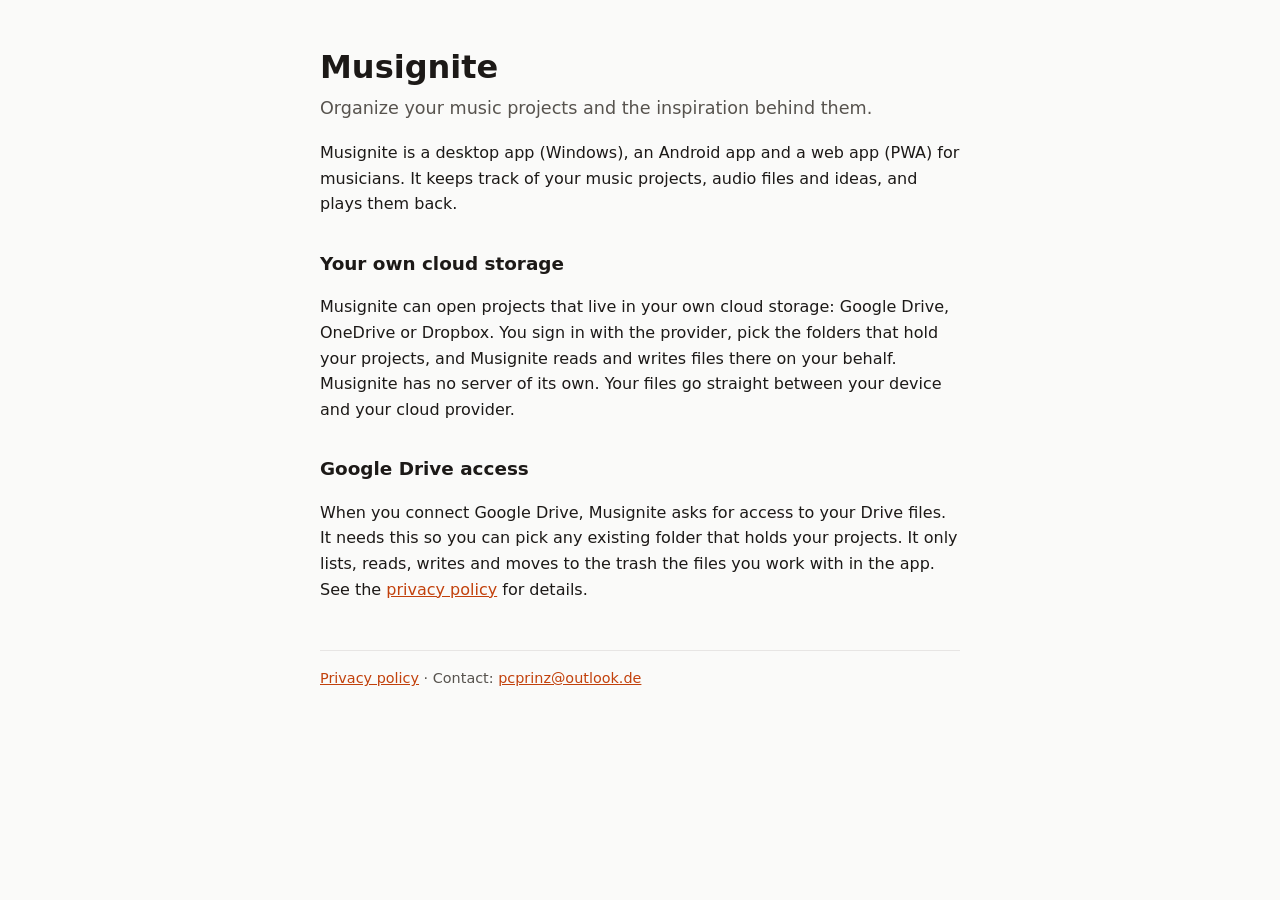
<file: index.html>
<!doctype html>
<html lang="en">
  <head>
    <meta charset="utf-8" />
    <meta name="viewport" content="width=device-width, initial-scale=1" />
    <title>Musignite</title>
    <meta name="description" content="Musignite organizes your music projects and inspiration, stored locally or in your own cloud storage." />
    <link rel="stylesheet" href="style.css" />
  </head>
  <body>
    <main>
      <h1>Musignite</h1>
      <p class="lead">Organize your music projects and the inspiration behind them.</p>

      <p>
        Musignite is a desktop app (Windows), an Android app and a web app (PWA) for musicians. It keeps track of
        your music projects, audio files and ideas, and plays them back.
      </p>

      <h2>Your own cloud storage</h2>
      <p>
        Musignite can open projects that live in your own cloud storage: Google Drive, OneDrive or Dropbox. You sign
        in with the provider, pick the folders that hold your projects, and Musignite reads and writes files there
        on your behalf. Musignite has no server of its own. Your files go straight between your device and your
        cloud provider.
      </p>

      <h2>Google Drive access</h2>
      <p>
        When you connect Google Drive, Musignite asks for access to your Drive files. It needs this so you can pick
        any existing folder that holds your projects. It only lists, reads, writes and moves to the trash the files
        you work with in the app. See the <a href="privacy.html">privacy policy</a> for details.
      </p>

      <footer>
        <a href="privacy.html">Privacy policy</a> · Contact: <a href="mailto:pcprinz@outlook.de">pcprinz@outlook.de</a>
      </footer>
    </main>
  </body>
</html>
</file>
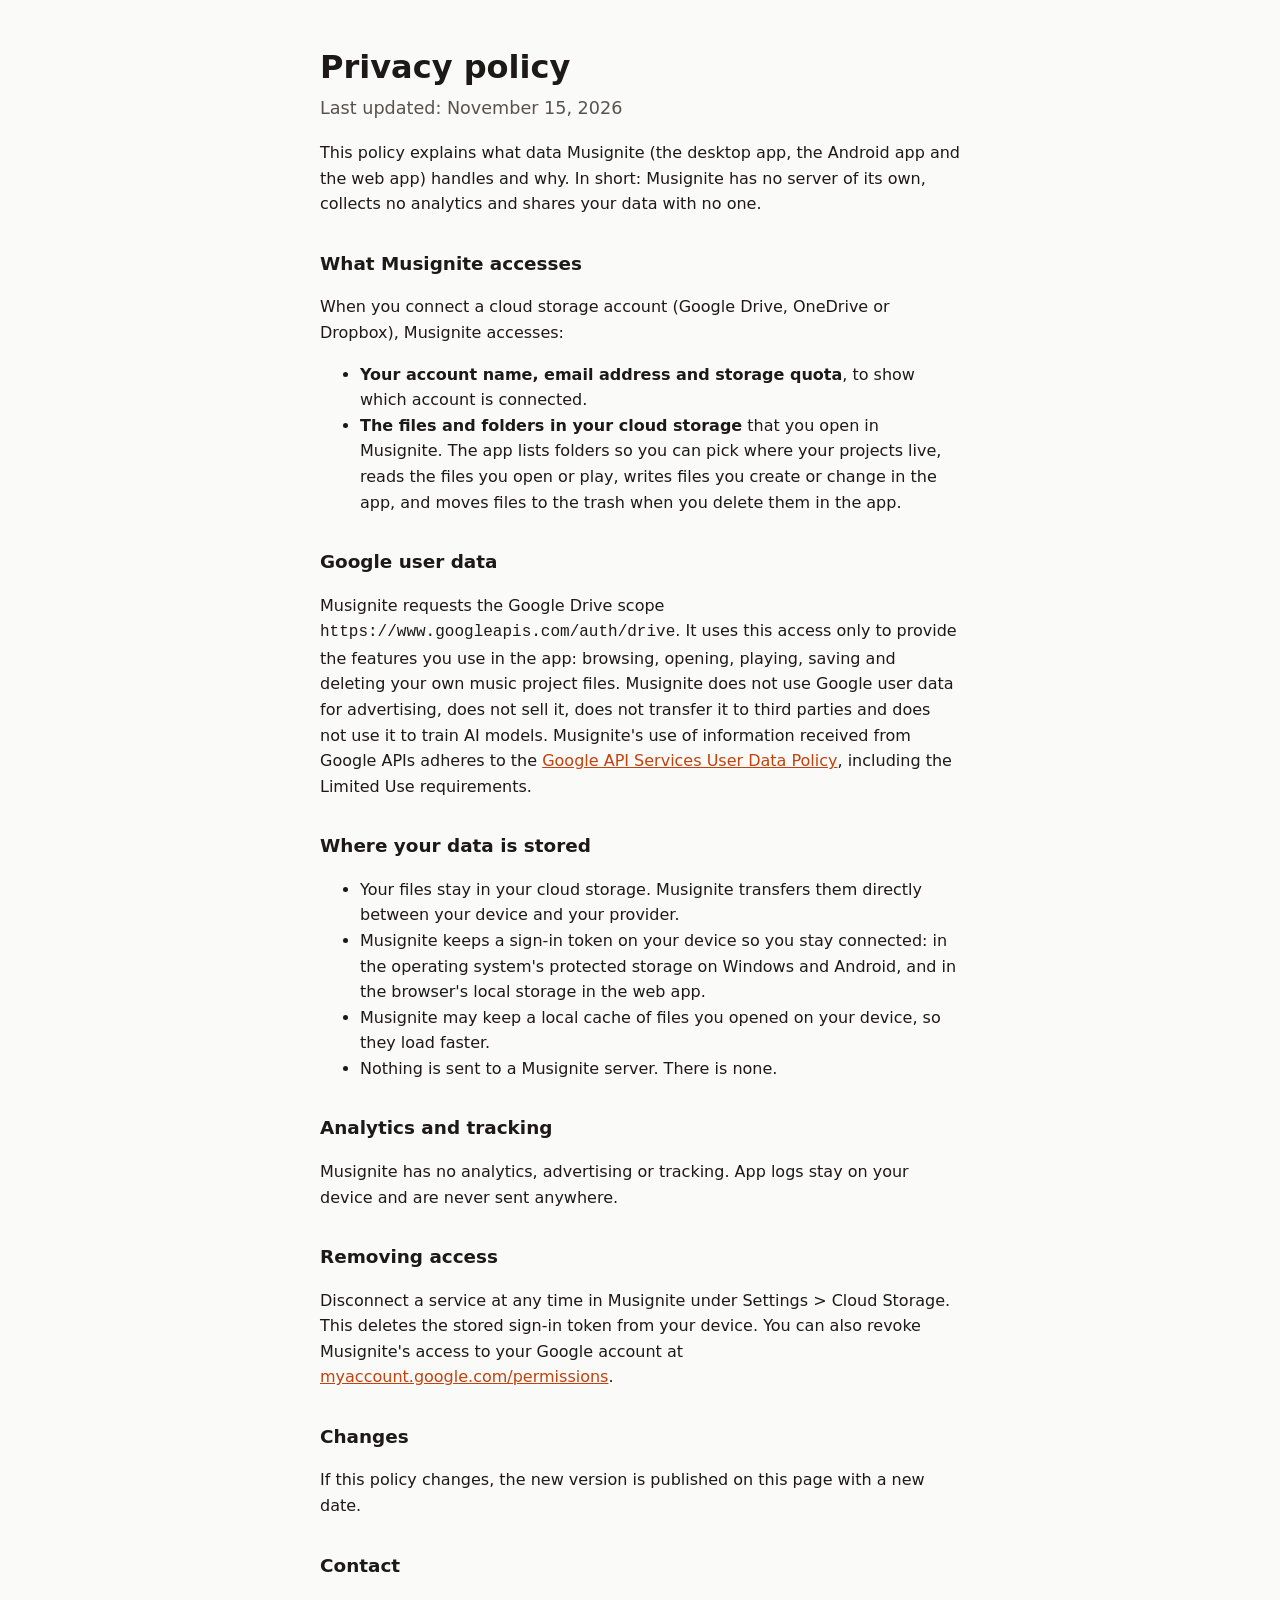
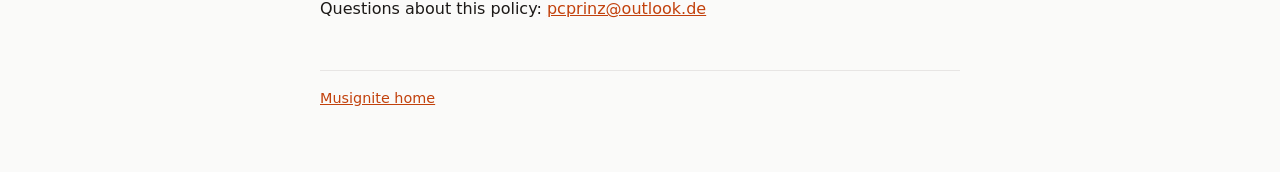
<file: privacy.html>
<!doctype html>
<html lang="en">
  <head>
    <meta charset="utf-8" />
    <meta name="viewport" content="width=device-width, initial-scale=1" />
    <title>Musignite Privacy Policy</title>
    <meta name="description" content="How Musignite handles your data and your cloud storage access." />
    <link rel="stylesheet" href="style.css" />
  </head>
  <body>
    <main>
      <h1>Privacy policy</h1>
      <p class="lead">Last updated: November 15, 2026</p>

      <p>
        This policy explains what data Musignite (the desktop app, the Android app and the web app) handles and why.
        In short: Musignite has no server of its own, collects no analytics and shares your data with no one.
      </p>

      <h2>What Musignite accesses</h2>
      <p>When you connect a cloud storage account (Google Drive, OneDrive or Dropbox), Musignite accesses:</p>
      <ul>
        <li>
          <strong>Your account name, email address and storage quota</strong>, to show which account is connected.
        </li>
        <li>
          <strong>The files and folders in your cloud storage</strong> that you open in Musignite. The app lists
          folders so you can pick where your projects live, reads the files you open or play, writes files you
          create or change in the app, and moves files to the trash when you delete them in the app.
        </li>
      </ul>

      <h2>Google user data</h2>
      <p>
        Musignite requests the Google Drive scope <code>https://www.googleapis.com/auth/drive</code>. It uses this
        access only to provide the features you use in the app: browsing, opening, playing, saving and deleting your
        own music project files. Musignite does not use Google user data for advertising, does not sell it, does not
        transfer it to third parties and does not use it to train AI models. Musignite's use of information received
        from Google APIs adheres to the
        <a href="https://developers.google.com/terms/api-services-user-data-policy">Google API Services User Data
        Policy</a>, including the Limited Use requirements.
      </p>

      <h2>Where your data is stored</h2>
      <ul>
        <li>Your files stay in your cloud storage. Musignite transfers them directly between your device and your provider.</li>
        <li>
          Musignite keeps a sign-in token on your device so you stay connected: in the operating system's protected
          storage on Windows and Android, and in the browser's local storage in the web app.
        </li>
        <li>Musignite may keep a local cache of files you opened on your device, so they load faster.</li>
        <li>Nothing is sent to a Musignite server. There is none.</li>
      </ul>

      <h2>Analytics and tracking</h2>
      <p>Musignite has no analytics, advertising or tracking. App logs stay on your device and are never sent anywhere.</p>

      <h2>Removing access</h2>
      <p>
        Disconnect a service at any time in Musignite under Settings &gt; Cloud Storage. This deletes the stored
        sign-in token from your device. You can also revoke Musignite's access to your Google account at
        <a href="https://myaccount.google.com/permissions">myaccount.google.com/permissions</a>.
      </p>

      <h2>Changes</h2>
      <p>If this policy changes, the new version is published on this page with a new date.</p>

      <h2>Contact</h2>
      <p>Questions about this policy: <a href="mailto:pcprinz@outlook.de">pcprinz@outlook.de</a></p>

      <footer><a href="./">Musignite home</a></footer>
    </main>
  </body>
</html>
</file>
<file: style.css>
:root {
  color-scheme: light dark;
  --bg: #fafaf9;
  --fg: #1c1917;
  --muted: #57534e;
  --accent: #c2410c;
  --line: #e7e5e4;
}

@media (prefers-color-scheme: dark) {
  :root {
    --bg: #1c1917;
    --fg: #f5f5f4;
    --muted: #a8a29e;
    --accent: #fb923c;
    --line: #44403c;
  }
}

* {
  box-sizing: border-box;
}

body {
  margin: 0;
  background: var(--bg);
  color: var(--fg);
  font: 16px/1.6 system-ui, -apple-system, "Segoe UI", Roboto, sans-serif;
}

main {
  max-width: 42rem;
  margin: 0 auto;
  padding: 3rem 1rem 4rem;
}

h1 {
  font-size: 2rem;
  line-height: 1.2;
  margin: 0 0 0.5rem;
}

h2 {
  font-size: 1.15rem;
  margin: 2rem 0 0.5rem;
}

p,
li {
  color: var(--fg);
}

.lead {
  color: var(--muted);
  font-size: 1.1rem;
  margin-top: 0;
}

a {
  color: var(--accent);
}

footer {
  margin-top: 3rem;
  padding-top: 1rem;
  border-top: 1px solid var(--line);
  color: var(--muted);
  font-size: 0.9rem;
}
</file>
